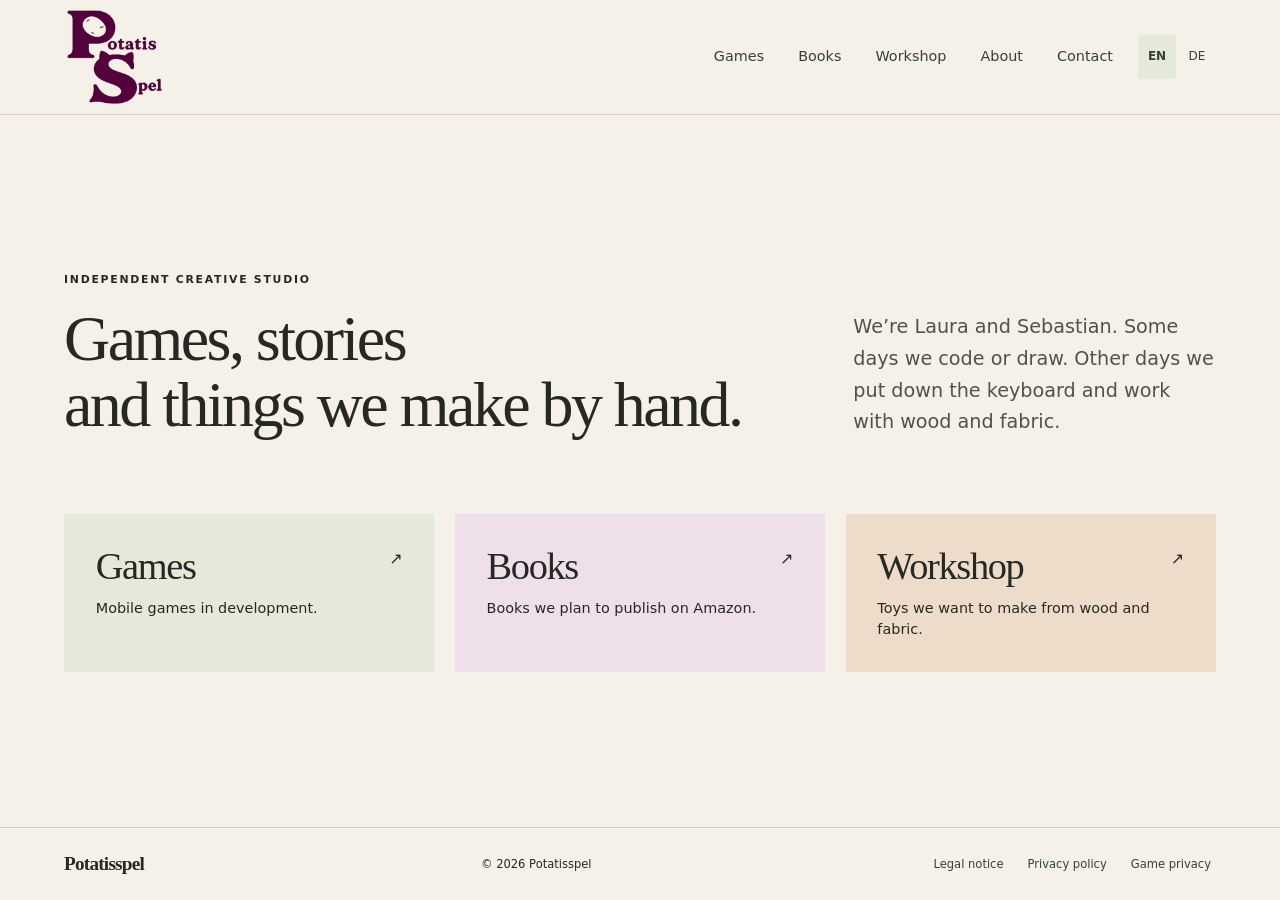
<file: index.html>
<!doctype html>
<html lang="en">
<head><meta charset="utf-8"><meta name="viewport" content="width=device-width,initial-scale=1"><meta name="description" content="Potatisspel is Laura and Sebastian’s creative studio in Austria. We make games, tell stories and work with wood and fabric."><meta name="theme-color" content="#f6f1e8"><title>Potatisspel — Independent creative studio</title><link rel="stylesheet" href="/style.css?v=studio-logo-2"><link rel="stylesheet" href="/studio.css"><style>.skip-link{position:fixed;left:12px;top:12px;width:1px;height:1px;padding:0;overflow:hidden;clip-path:inset(50%);white-space:nowrap}.skip-link:focus-visible{width:auto;height:auto;clip-path:none;padding:8px 12px;z-index:100}</style><script src="/navigation.js?v=locales-1" defer></script><link rel="alternate" hreflang="en" href="/"><link rel="alternate" hreflang="de" href="/de/"><script src="/language.js?v=1" defer></script></head>
<body class="home">
<a class="skip-link" href="#main">Skip to content</a>
<header><a class="brand" href="#home" aria-label="Potatisspel home"><img src="/assets/potatisspel-logo-transparent.webp" width="640" height="615" alt="Potatisspel"></a><nav aria-label="Main navigation"><a href="#games">Games</a> <a href="#books">Books</a> <a href="#workshop">Workshop</a> <a href="#about">About</a> <a href="#contact">Contact</a></nav><nav class="language-switch" aria-label="Language"><a href="/index.html" lang="en" hreflang="en" data-language="en" aria-label="English" aria-current="true">EN</a><a href="/de/" lang="de" hreflang="de" data-language="de" aria-label="Deutsch">DE</a></nav></header>
<main id="main" tabindex="-1">
  <section id="home" data-view="home" class="studio-home" aria-labelledby="hero-title">
    <div class="wrap">
      <div class="studio-intro">
        <div>
          <p class="eyebrow">Independent creative studio</p>
          <h1 id="hero-title">Games, stories<br> and things we make by hand.</h1>
        </div>
        <p class="studio-description">We’re Laura and Sebastian. Some days we code or draw. Other days we put down the keyboard and work with wood and fabric.</p>
      </div>
      <div class="departments">
        <a class="department department--games" href="#games">
          <strong>Games</strong><span>Mobile games in development.</span><span class="department-arrow" aria-hidden="true">↗</span>
        </a>
        <a class="department department--books" href="#books">
          <strong>Books</strong><span>Books we plan to publish on Amazon.</span><span class="department-arrow" aria-hidden="true">↗</span>
        </a>
        <a class="department department--workshop" href="#workshop">
          <strong>Workshop</strong><span>Toys we want to make from wood and fabric.</span><span class="department-arrow" aria-hidden="true">↗</span>
        </a>
      </div>
    </div>
  </section>
  <section id="games" data-view="games" class="studio-section studio-games" aria-labelledby="games-title">
    <div class="wrap">
      <h2 id="games-title">Games</h2>
      <article class="tower-feature" id="towercellar" aria-labelledby="game-title">
        <figure>
          <img src="/assets/towercellar-feature.webp" width="1024" height="500" loading="lazy" alt="Watercolor illustration of a stone tower at dusk with the MyMedievalTower: CellarDefense logo">
          <figcaption>Google Play feature artwork</figcaption>
        </figure>
        <div>
          <p class="studio-status">In development · Android</p>
          <h3 id="game-title">MyMedievalTower:<br><i>CellarDefense</i></h3>
          <p>Defend your tower, collect items and merge your equipment. Discover powerful combinations and try a new strategy with every run.</p>
        </div>
      </article>
      <article class="other-game" aria-labelledby="bugs-title">
        <p class="studio-status">In development · Mobile</p>
        <h3 id="bugs-title">Bugs</h3>
      </article>
    </div>
  </section>
  <section id="books" data-view="books" class="studio-section studio-books" aria-labelledby="books-title">
    <div class="wrap">
      <p class="studio-status">Planned</p>
      <h2 id="books-title">Books</h2>
      <p class="section-intro">We’re making room for writing and illustration at Potatisspel. We plan to publish our books through Amazon.</p>
    </div>
  </section>
  <section id="workshop" data-view="workshop" class="studio-section studio-workshop" aria-labelledby="workshop-title">
    <div class="wrap">
      <p class="studio-status">Planned</p>
      <h2 id="workshop-title">Workshop</h2>
      <p class="section-intro">We want to make children’s toys from wood and fabric. That gives us a place for the kind of work we do with a saw, needle and thread.</p>
    </div>
  </section>
  <section id="about" data-view="about" class="studio-section" aria-labelledby="about-title">
    <div class="wrap">
      <h2 id="about-title">Laura &amp; Sebastian</h2>
      <p class="section-intro">Potatisspel is our independent creative studio in Austria. We give ourselves room to move between programming, drawing, writing and making things with our hands. It lets us follow an idea into whatever form suits it.</p>
    </div>
  </section>
  <section id="contact" data-view="contact" class="studio-section" aria-labelledby="contact-title">
    <div class="wrap">
      <h2 id="contact-title">Write to us</h2>
      <p class="section-intro">For questions about our games, books or workshop projects, send us an email.</p>
      <a class="contact-link" href="mailto:potatisspel@gmail.com">potatisspel@gmail.com <span aria-hidden="true">↗</span></a>
    </div>
  </section>
</main>
<footer><a class="brand" href="#home">Potatisspel</a><span>© 2026 Potatisspel</span><nav aria-label="Legal navigation"><a href="/legal.html">Legal notice</a><a href="/privacy.html">Privacy policy</a><a href="/towercellar-privacy.html">Game privacy</a></nav></footer>
</body></html>
</file>
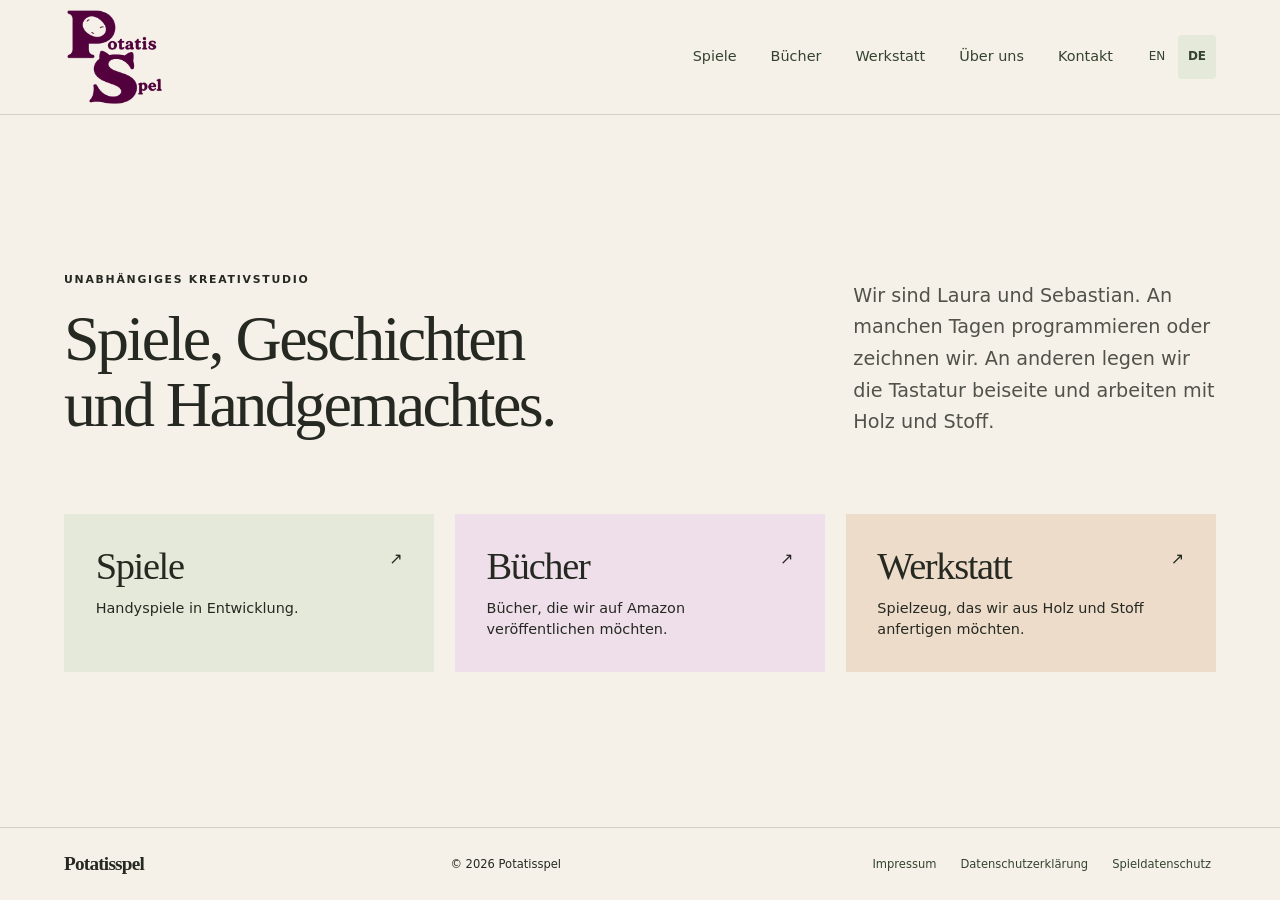
<file: de/index.html>
<!doctype html>
<html lang="de">
<head><meta charset="utf-8"><meta name="viewport" content="width=device-width,initial-scale=1"><meta name="description" content="Potatisspel ist das Kreativstudio von Laura und Sebastian in Österreich. Wir entwickeln Spiele, erzählen Geschichten und arbeiten mit Holz und Stoff."><meta name="theme-color" content="#f6f1e8"><title>Potatisspel — Unabhängiges Kreativstudio</title><link rel="stylesheet" href="/style.css?v=studio-logo-2"><link rel="stylesheet" href="/studio.css"><style>.skip-link{position:fixed;left:12px;top:12px;width:1px;height:1px;padding:0;overflow:hidden;clip-path:inset(50%);white-space:nowrap}.skip-link:focus-visible{width:auto;height:auto;clip-path:none;padding:8px 12px;z-index:100}</style><script src="/navigation.js?v=locales-1" defer></script><link rel="alternate" hreflang="en" href="/"><link rel="alternate" hreflang="de" href="/de/"><script src="/language.js?v=1" defer></script></head>
<body class="home">
<a class="skip-link" href="#main">Zum Inhalt springen</a>
<header><a class="brand" href="#home" aria-label="Potatisspel Startseite"><img src="/assets/potatisspel-logo-transparent.webp" width="640" height="615" alt="Potatisspel"></a><nav aria-label="Hauptnavigation"><a href="#games">Spiele</a> <a href="#books">Bücher</a> <a href="#workshop">Werkstatt</a> <a href="#about">Über uns</a> <a href="#contact">Kontakt</a></nav><nav class="language-switch" aria-label="Sprache"><a href="/index.html" lang="en" hreflang="en" data-language="en" aria-label="English">EN</a><a href="/de/" lang="de" hreflang="de" data-language="de" aria-label="Deutsch" aria-current="true">DE</a></nav></header>
<main id="main" tabindex="-1">
  <section id="home" data-view="home" class="studio-home" aria-labelledby="hero-title">
    <div class="wrap">
      <div class="studio-intro">
        <div>
          <p class="eyebrow">Unabhängiges Kreativstudio</p>
          <h1 id="hero-title">Spiele, Geschichten<br> und Handgemachtes.</h1>
        </div>
        <p class="studio-description">Wir sind Laura und Sebastian. An manchen Tagen programmieren oder zeichnen wir. An anderen legen wir die Tastatur beiseite und arbeiten mit Holz und Stoff.</p>
      </div>
      <div class="departments">
        <a class="department department--games" href="#games">
          <strong>Spiele</strong><span>Handyspiele in Entwicklung.</span><span class="department-arrow" aria-hidden="true">↗</span>
        </a>
        <a class="department department--books" href="#books">
          <strong>Bücher</strong><span>Bücher, die wir auf Amazon veröffentlichen möchten.</span><span class="department-arrow" aria-hidden="true">↗</span>
        </a>
        <a class="department department--workshop" href="#workshop">
          <strong>Werkstatt</strong><span>Spielzeug, das wir aus Holz und Stoff anfertigen möchten.</span><span class="department-arrow" aria-hidden="true">↗</span>
        </a>
      </div>
    </div>
  </section>
  <section id="games" data-view="games" class="studio-section studio-games" aria-labelledby="games-title">
    <div class="wrap">
      <h2 id="games-title">Spiele</h2>
      <article class="tower-feature" id="towercellar" aria-labelledby="game-title">
        <figure>
          <img src="/assets/towercellar-feature.webp" width="1024" height="500" loading="lazy" alt="Aquarell eines Steinturms in der Abenddämmerung mit dem Logo von MyMedievalTower: CellarDefense">
          <figcaption>Titelmotiv für Google Play</figcaption>
        </figure>
        <div>
          <p class="studio-status">In Entwicklung · Android</p>
          <h3 id="game-title">MyMedievalTower:<br><i>CellarDefense</i></h3>
          <p>Verteidige deinen Turm, sammle Gegenstände und verschmelze deine Ausrüstung. Entdecke starke Kombinationen und probiere in jeder Runde eine neue Strategie aus.</p>
        </div>
      </article>
      <article class="other-game" aria-labelledby="bugs-title">
        <p class="studio-status">In Entwicklung · Handyspiel</p>
        <h3 id="bugs-title">Bugs</h3>
      </article>
    </div>
  </section>
  <section id="books" data-view="books" class="studio-section studio-books" aria-labelledby="books-title">
    <div class="wrap">
      <p class="studio-status">In Planung</p>
      <h2 id="books-title">Bücher</h2>
      <p class="section-intro">Bei Potatisspel nehmen wir uns auch Zeit zum Schreiben und Illustrieren. Unsere Bücher möchten wir über Amazon veröffentlichen.</p>
    </div>
  </section>
  <section id="workshop" data-view="workshop" class="studio-section studio-workshop" aria-labelledby="workshop-title">
    <div class="wrap">
      <p class="studio-status">In Planung</p>
      <h2 id="workshop-title">Werkstatt</h2>
      <p class="section-intro">Wir möchten Kinderspielzeug aus Holz und Stoff herstellen. In der Werkstatt ist Platz für die Arbeit mit Säge, Nadel und Faden.</p>
    </div>
  </section>
  <section id="about" data-view="about" class="studio-section" aria-labelledby="about-title">
    <div class="wrap">
      <h2 id="about-title">Laura &amp; Sebastian</h2>
      <p class="section-intro">Potatisspel ist unser unabhängiges Kreativstudio in Österreich. Wir wollen zwischen Programmieren, Zeichnen, Schreiben und Handwerk wechseln können. So kann aus einer Idee das werden, was am besten zu ihr passt.</p>
    </div>
  </section>
  <section id="contact" data-view="contact" class="studio-section" aria-labelledby="contact-title">
    <div class="wrap">
      <h2 id="contact-title">Schreib uns</h2>
      <p class="section-intro">Für Fragen zu unseren Spielen, Büchern oder Werkstattprojekten erreichst du uns per E-Mail.</p>
      <a class="contact-link" href="mailto:potatisspel@gmail.com">potatisspel@gmail.com <span aria-hidden="true">↗</span></a>
    </div>
  </section>
</main>
<footer><a class="brand" href="#home">Potatisspel</a><span>© 2026 Potatisspel</span><nav aria-label="Rechtliche Informationen"><a href="/de/legal.html">Impressum</a><a href="/de/privacy.html">Datenschutzerklärung</a><a href="/de/towercellar-privacy.html">Spieldatenschutz</a></nav></footer>
</body></html>
</file>
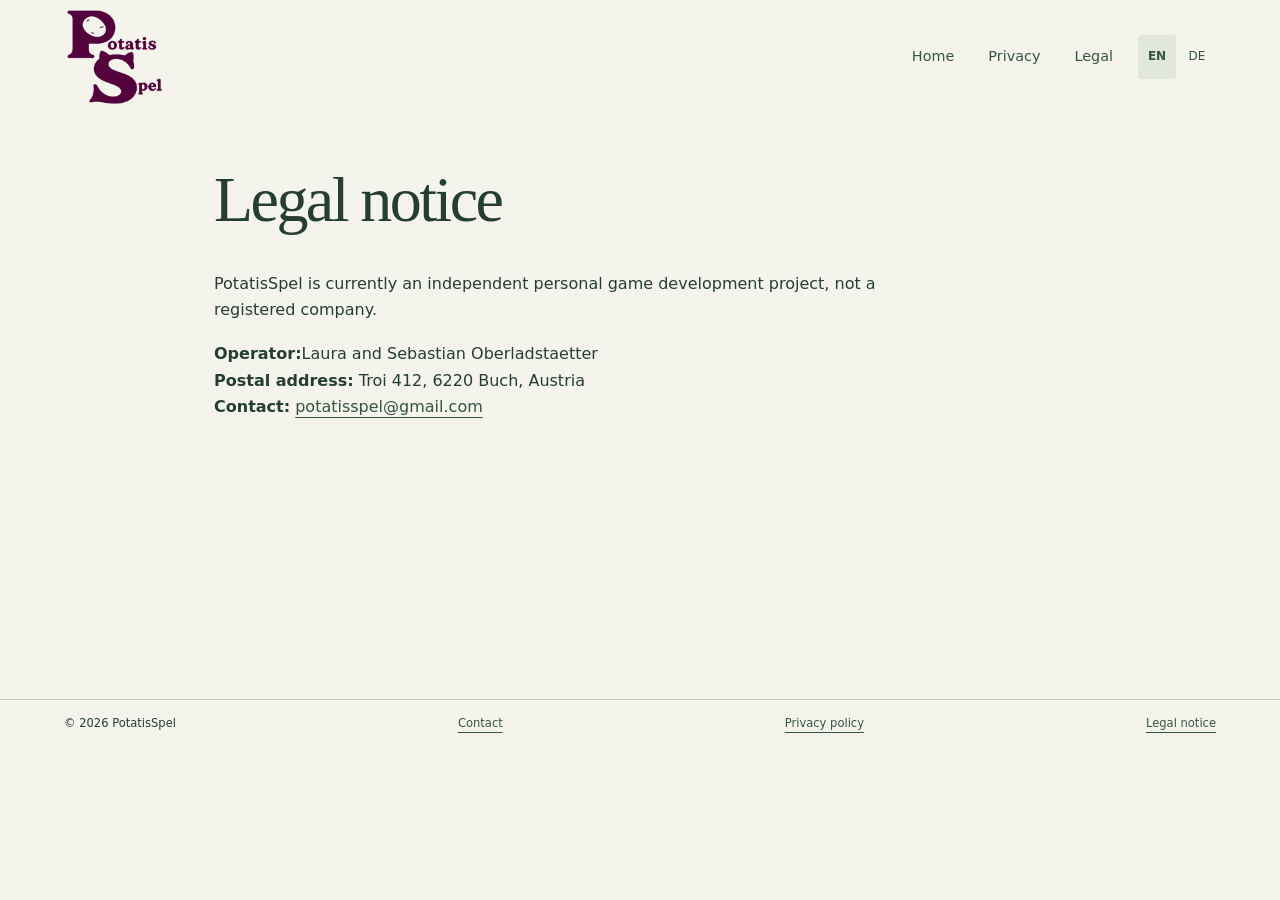
<file: legal.html>
<!doctype html>
<html lang="en">
  <head>
    <meta charset="utf-8">
    <meta name="viewport" content="width=device-width,initial-scale=1">
    <meta name="description" content="PotatisSpel — independent game development and MyMedievalTower: CellarDefense.">
    <title>Legal notice | PotatisSpel</title>
    <link rel="stylesheet" href="/style.css?v=studio-logo-2">
  <link rel="alternate" hreflang="en" href="/legal.html"><link rel="alternate" hreflang="de" href="/de/legal.html"><script src="/language.js?v=1" defer></script></head>
  <body>
    <header>
      <a class="brand" href="/"><img src="/assets/potatisspel-logo-transparent.webp" width="640" height="615" alt="Potatisspel"></a>
      <nav aria-label="Main navigation">
        <a href="/">Home</a>
        <a href="/privacy.html">Privacy</a>
        <a href="/legal.html">Legal</a>
      </nav>
    <nav class="language-switch" aria-label="Language"><a href="/legal.html" lang="en" hreflang="en" data-language="en" aria-label="English" aria-current="true">EN</a><a href="/de/legal.html" lang="de" hreflang="de" data-language="de" aria-label="Deutsch">DE</a></nav></header>
    <main class="legal">
      <h1>Legal notice</h1>
      <p>PotatisSpel is currently an independent personal game development project, not a registered company.</p>
      <p>
      <strong>Operator:</strong>Laura and Sebastian Oberladstaetter<br>
      <strong>Postal address:</strong> Troi 412, 6220 Buch, Austria<br>
      <strong>Contact:</strong>
      <a href="mailto:potatisspel@gmail.com">potatisspel@gmail.com</a>
    </p>
  </main>
  <footer>
    <span>© 2026 PotatisSpel</span>
    <a href="mailto:potatisspel@gmail.com">Contact</a>
    <a href="/privacy.html">Privacy policy</a>
    <a href="/legal.html">Legal notice</a>
  </footer>
</body>
</html>
</file>
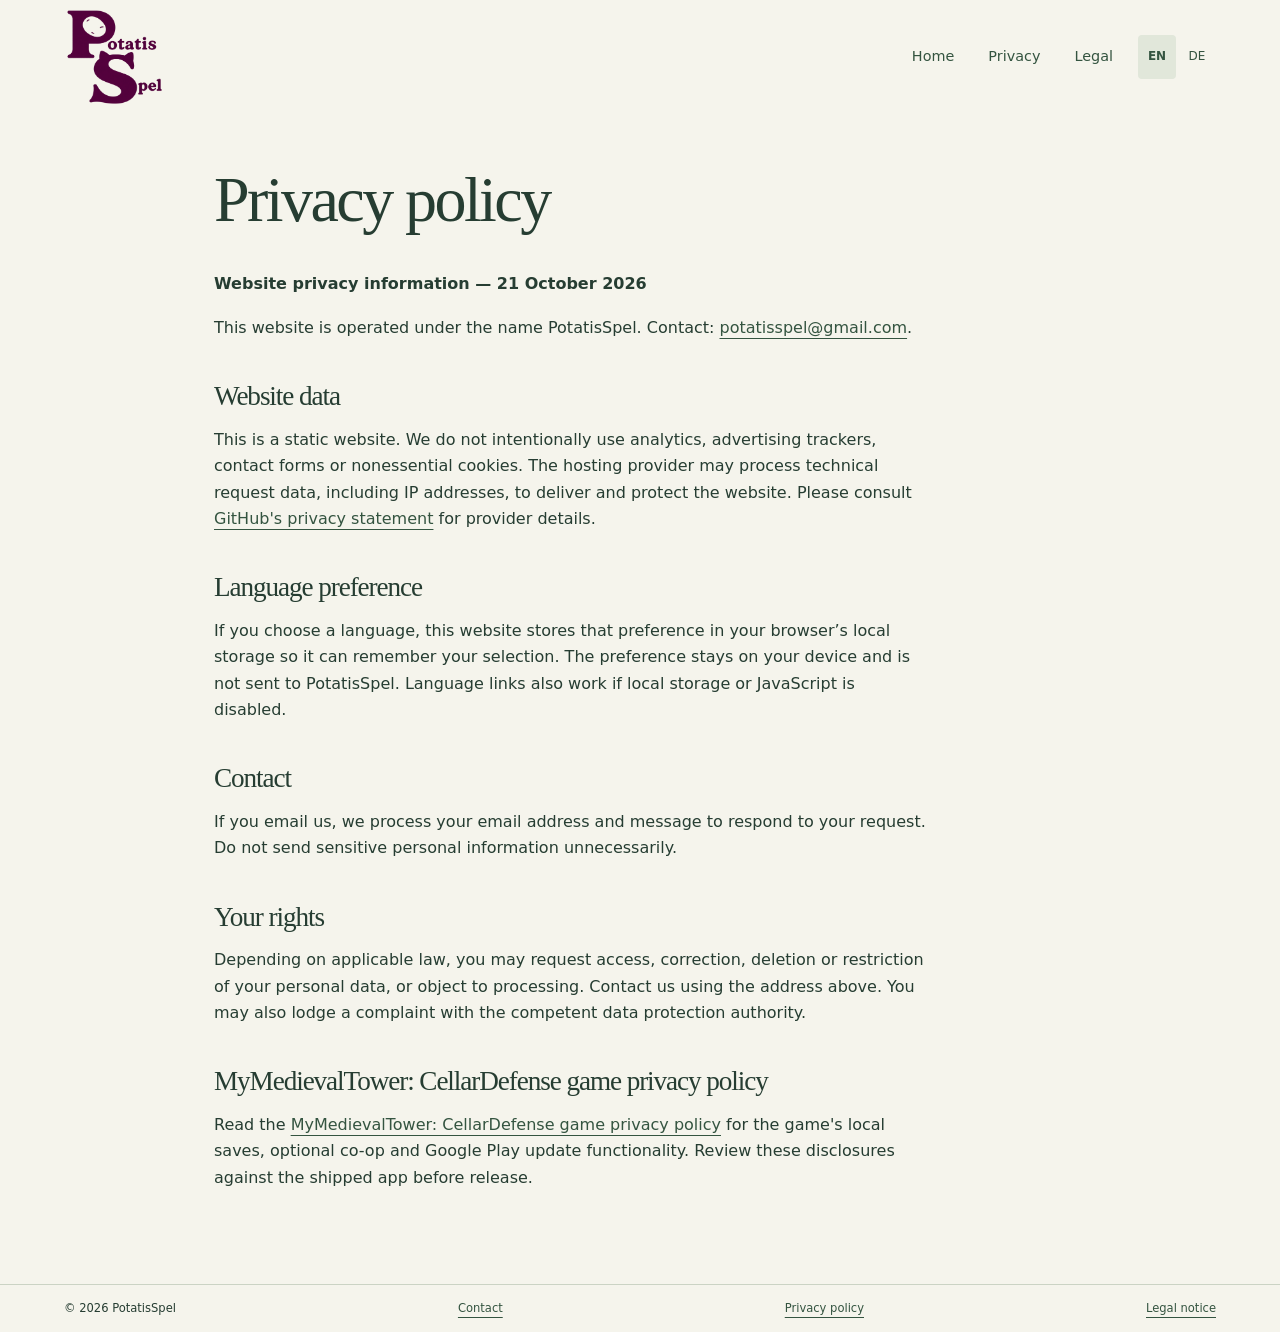
<file: privacy.html>
<!doctype html>
<html lang="en">
  <head>
    <meta charset="utf-8">
    <meta name="viewport" content="width=device-width,initial-scale=1">
    <meta name="description" content="PotatisSpel — independent game development and MyMedievalTower: CellarDefense.">
    <title>Privacy policy | PotatisSpel</title>
    <link rel="stylesheet" href="/style.css?v=studio-logo-2">
  <link rel="alternate" hreflang="en" href="/privacy.html"><link rel="alternate" hreflang="de" href="/de/privacy.html"><script src="/language.js?v=1" defer></script></head>
  <body>
    <header>
      <a class="brand" href="/"><img src="/assets/potatisspel-logo-transparent.webp" width="640" height="615" alt="Potatisspel"></a>
      <nav aria-label="Main navigation">
        <a href="/">Home</a>
        <a href="/privacy.html">Privacy</a>
        <a href="/legal.html">Legal</a>
      </nav>
    <nav class="language-switch" aria-label="Language"><a href="/privacy.html" lang="en" hreflang="en" data-language="en" aria-label="English" aria-current="true">EN</a><a href="/de/privacy.html" lang="de" hreflang="de" data-language="de" aria-label="Deutsch">DE</a></nav></header>
    <main class="legal">
      <h1>Privacy policy</h1>
      <p>
      <strong>Website privacy information — 21 October 2026</strong>
    </p>
    <p>This website is operated under the name PotatisSpel. Contact: <a href="mailto:potatisspel@gmail.com">potatisspel@gmail.com</a>.</p>
    <h2>Website data</h2>
    <p>This is a static website. We do not intentionally use analytics, advertising trackers, contact forms or nonessential cookies. The hosting provider may process technical request data, including IP addresses, to deliver and protect the website. Please consult <a href="https://docs.github.com/en/site-policy/privacy-policies/github-general-privacy-statement">GitHub's privacy statement</a> for provider details.</p>
    <h2>Language preference</h2>
    <p>If you choose a language, this website stores that preference in your browser’s local storage so it can remember your selection. The preference stays on your device and is not sent to PotatisSpel. Language links also work if local storage or JavaScript is disabled.</p>
    <h2>Contact</h2>
    <p>If you email us, we process your email address and message to respond to your request. Do not send sensitive personal information unnecessarily.</p>
    <h2>Your rights</h2>
    <p>Depending on applicable law, you may request access, correction, deletion or restriction of your personal data, or object to processing. Contact us using the address above. You may also lodge a complaint with the competent data protection authority.</p>
    <h2>MyMedievalTower: CellarDefense game privacy policy</h2>
    <p>Read the <a href="/towercellar-privacy.html">MyMedievalTower: CellarDefense game privacy policy</a> for the game's local saves, optional co-op and Google Play update functionality. Review these disclosures against the shipped app before release.</p>
  </main>
  <footer>
    <span>© 2026 PotatisSpel</span>
    <a href="mailto:potatisspel@gmail.com">Contact</a>
    <a href="/privacy.html">Privacy policy</a>
    <a href="/legal.html">Legal notice</a>
  </footer>
</body>
</html>
</file>
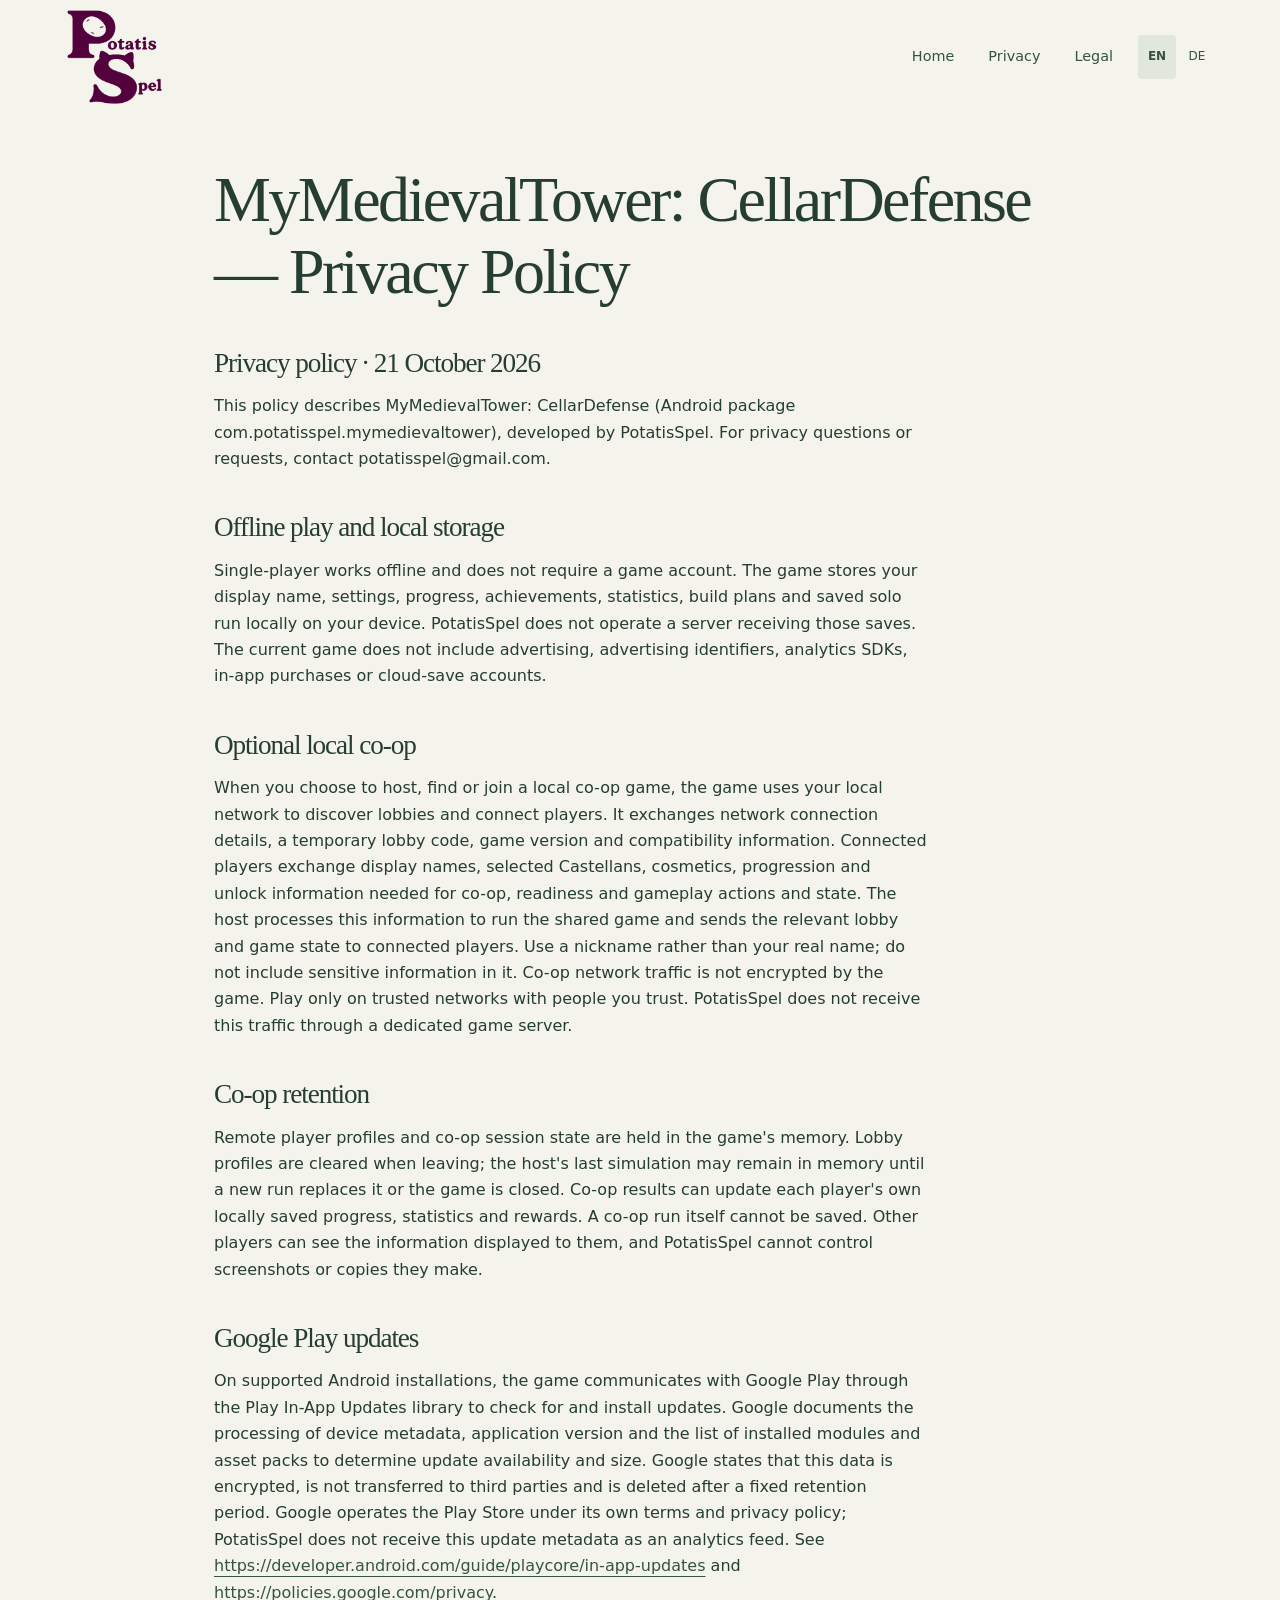
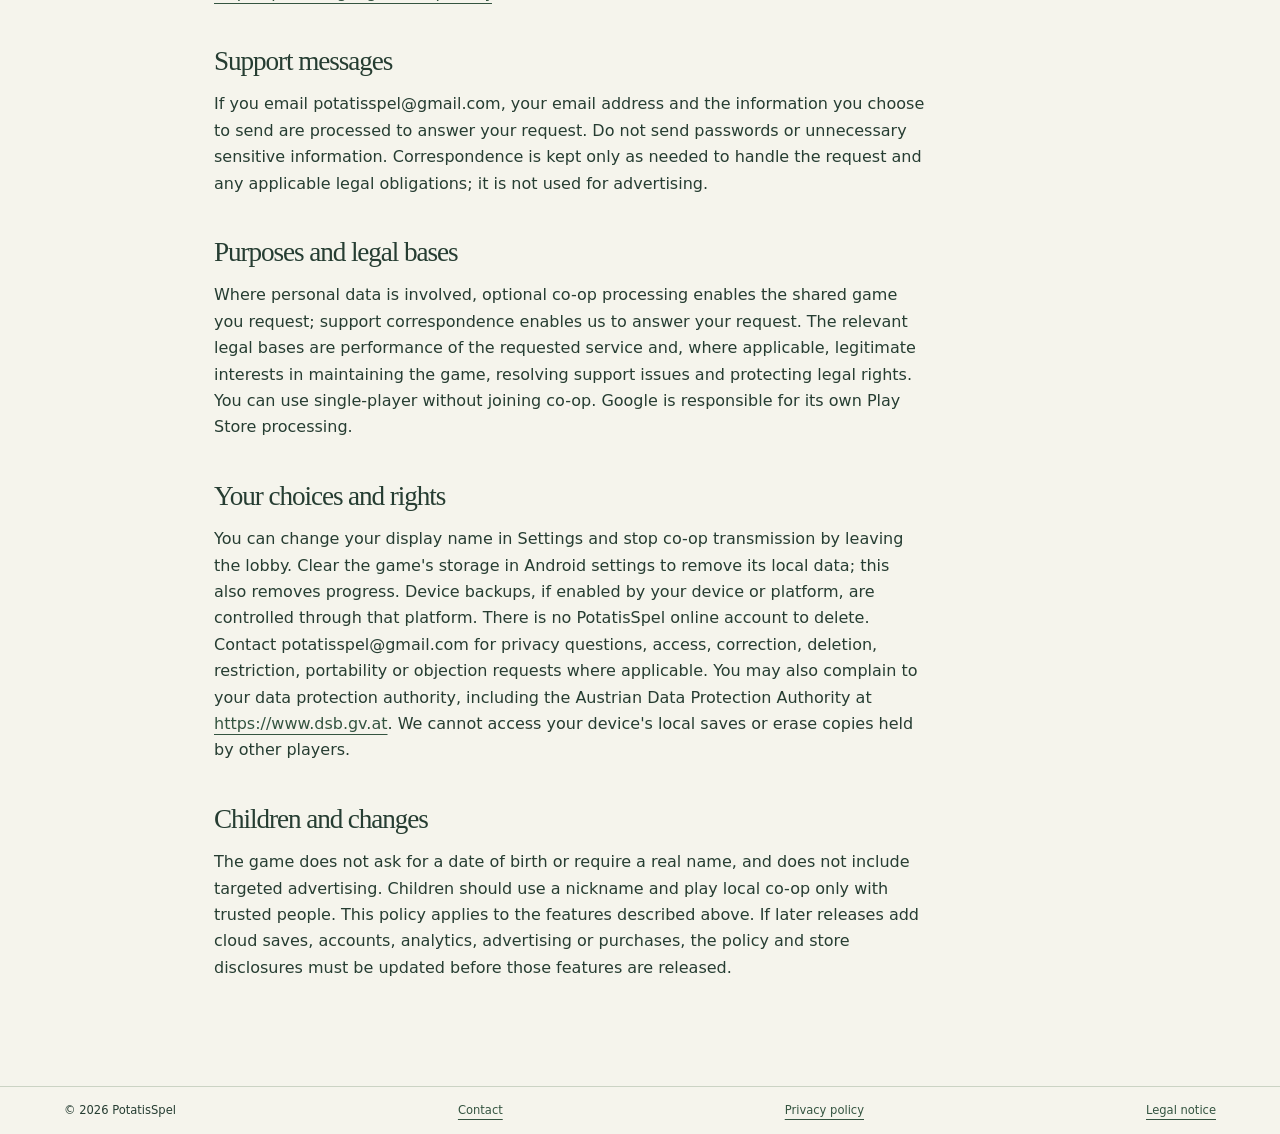
<file: towercellar-privacy.html>
<!doctype html>
<html lang="en">
  <head>
    <meta charset="utf-8">
    <meta name="viewport" content="width=device-width, initial-scale=1">
    <meta name="description" content="MyMedievalTower: CellarDefense game privacy policy | PotatisSpel">
    <title>MyMedievalTower: CellarDefense Privacy Policy | PotatisSpel</title>
    <link rel="stylesheet" href="/style.css?v=studio-logo-2">
  <link rel="alternate" hreflang="en" href="/towercellar-privacy.html"><link rel="alternate" hreflang="de" href="/de/towercellar-privacy.html"><script src="/language.js?v=1" defer></script></head>
  <body>
    <header>
    <a class="brand" href="/"><img src="/assets/potatisspel-logo-transparent.webp" width="640" height="615" alt="Potatisspel"></a>
    <nav aria-label="Main navigation">
      <a href="/">Home</a>
      <a href="/privacy.html">Privacy</a>
      <a href="/legal.html">Legal</a>
    </nav>
    <nav class="language-switch" aria-label="Language"><a href="/towercellar-privacy.html" lang="en" hreflang="en" data-language="en" aria-label="English" aria-current="true">EN</a><a href="/de/towercellar-privacy.html" lang="de" hreflang="de" data-language="de" aria-label="Deutsch">DE</a></nav></header>
    <main class="legal">
      <h1>MyMedievalTower: CellarDefense — Privacy Policy</h1>
    <section>
      <h2>Privacy policy · 21 October 2026</h2>
      <p>This policy describes MyMedievalTower: CellarDefense (Android package com.potatisspel.mymedievaltower), developed by PotatisSpel. For privacy questions or requests, contact potatisspel@gmail.com.</p>
    </section>
    <section>
      <h2>Offline play and local storage</h2>
      <p>Single-player works offline and does not require a game account. The game stores your display name, settings, progress, achievements, statistics, build plans and saved solo run locally on your device. PotatisSpel does not operate a server receiving those saves. The current game does not include advertising, advertising identifiers, analytics SDKs, in-app purchases or cloud-save accounts.</p>
    </section>
    <section>
      <h2>Optional local co-op</h2>
      <p>When you choose to host, find or join a local co-op game, the game uses your local network to discover lobbies and connect players. It exchanges network connection details, a temporary lobby code, game version and compatibility information. Connected players exchange display names, selected Castellans, cosmetics, progression and unlock information needed for co-op, readiness and gameplay actions and state. The host processes this information to run the shared game and sends the relevant lobby and game state to connected players. Use a nickname rather than your real name; do not include sensitive information in it. Co-op network traffic is not encrypted by the game. Play only on trusted networks with people you trust. PotatisSpel does not receive this traffic through a dedicated game server.</p>
    </section>
    <section>
      <h2>Co-op retention</h2>
      <p>Remote player profiles and co-op session state are held in the game's memory. Lobby profiles are cleared when leaving; the host's last simulation may remain in memory until a new run replaces it or the game is closed. Co-op results can update each player's own locally saved progress, statistics and rewards. A co-op run itself cannot be saved. Other players can see the information displayed to them, and PotatisSpel cannot control screenshots or copies they make.</p>
    </section>
    <section>
      <h2>Google Play updates</h2>
      <p>On supported Android installations, the game communicates with Google Play through the Play In-App Updates library to check for and install updates. Google documents the processing of device metadata, application version and the list of installed modules and asset packs to determine update availability and size. Google states that this data is encrypted, is not transferred to third parties and is deleted after a fixed retention period. Google operates the Play Store under its own terms and privacy policy; PotatisSpel does not receive this update metadata as an analytics feed. See <a href="https://developer.android.com/guide/playcore/in-app-updates">https://developer.android.com/guide/playcore/in-app-updates</a> and <a href="https://policies.google.com/privacy">https://policies.google.com/privacy</a>.</p>
    </section>
    <section>
      <h2>Support messages</h2>
      <p>If you email potatisspel@gmail.com, your email address and the information you choose to send are processed to answer your request. Do not send passwords or unnecessary sensitive information. Correspondence is kept only as needed to handle the request and any applicable legal obligations; it is not used for advertising.</p>
    </section>
    <section>
      <h2>Purposes and legal bases</h2>
      <p>Where personal data is involved, optional co-op processing enables the shared game you request; support correspondence enables us to answer your request. The relevant legal bases are performance of the requested service and, where applicable, legitimate interests in maintaining the game, resolving support issues and protecting legal rights. You can use single-player without joining co-op. Google is responsible for its own Play Store processing.</p>
    </section>
    <section>
      <h2>Your choices and rights</h2>
      <p>You can change your display name in Settings and stop co-op transmission by leaving the lobby. Clear the game's storage in Android settings to remove its local data; this also removes progress. Device backups, if enabled by your device or platform, are controlled through that platform. There is no PotatisSpel online account to delete. Contact potatisspel@gmail.com for privacy questions, access, correction, deletion, restriction, portability or objection requests where applicable. You may also complain to your data protection authority, including the Austrian Data Protection Authority at <a href="https://www.dsb.gv.at">https://www.dsb.gv.at</a>. We cannot access your device's local saves or erase copies held by other players.</p>
    </section>
    <section>
      <h2>Children and changes</h2>
      <p>The game does not ask for a date of birth or require a real name, and does not include targeted advertising. Children should use a nickname and play local co-op only with trusted people. This policy applies to the features described above. If later releases add cloud saves, accounts, analytics, advertising or purchases, the policy and store disclosures must be updated before those features are released.</p>
    </section>
    </main>
    <footer>
      <span>© 2026 PotatisSpel</span>
      <a href="mailto:potatisspel@gmail.com">Contact</a>
      <a href="/privacy.html">Privacy policy</a>
      <a href="/legal.html">Legal notice</a>
    </footer>
  </body>
</html>
</file>
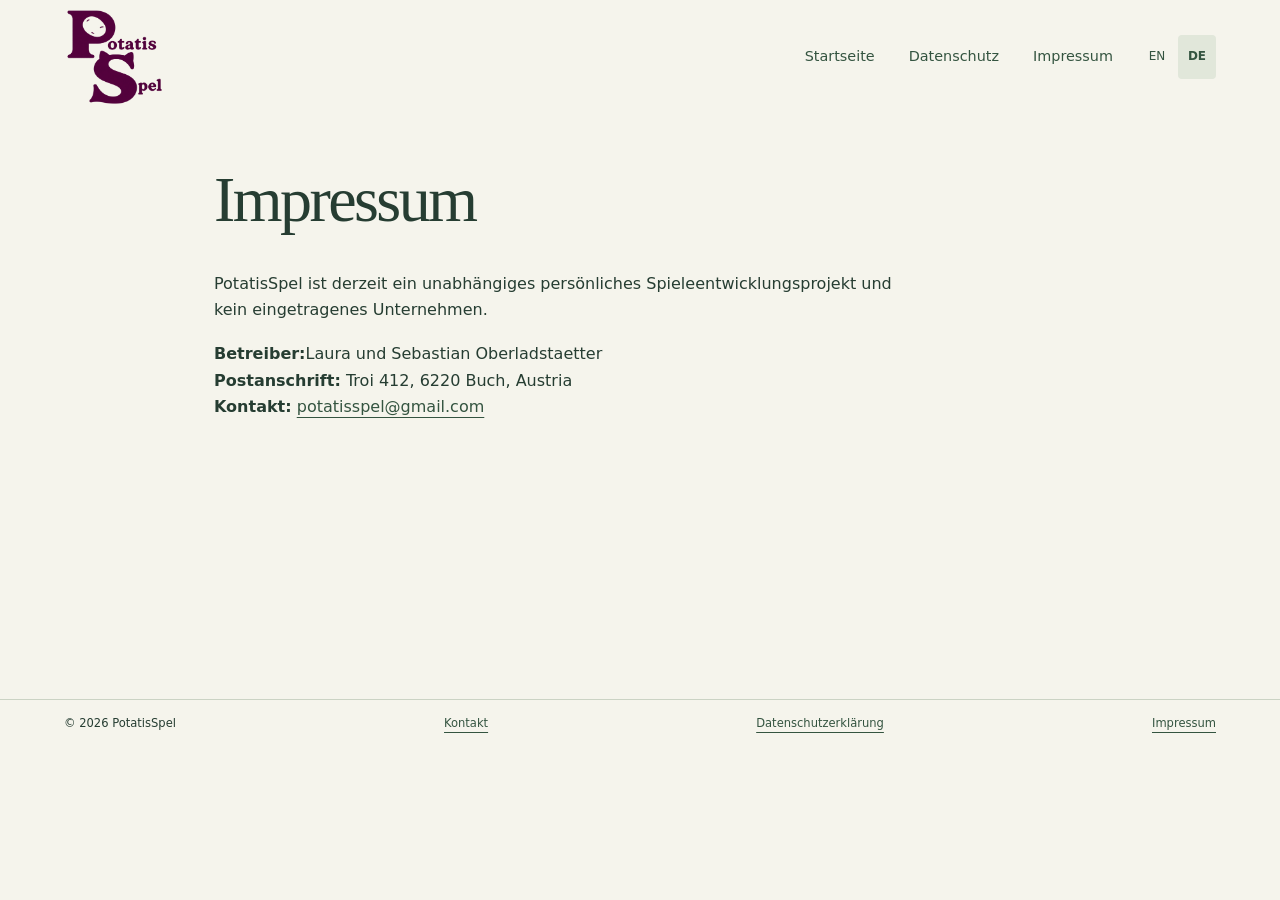
<file: de/legal.html>
<!doctype html>
<html lang="de">
  <head>
    <meta charset="utf-8">
    <meta name="viewport" content="width=device-width,initial-scale=1">
    <meta name="description" content="PotatisSpel — unabhängige Spieleentwicklung und MyMedievalTower: CellarDefense.">
    <title>Impressum | PotatisSpel</title>
    <link rel="stylesheet" href="/style.css?v=studio-logo-2">
  <link rel="alternate" hreflang="en" href="/legal.html"><link rel="alternate" hreflang="de" href="/de/legal.html"><script src="/language.js?v=1" defer></script></head>
  <body>
    <header>
      <a class="brand" href="/de/"><img src="/assets/potatisspel-logo-transparent.webp" width="640" height="615" alt="Potatisspel"></a>
      <nav aria-label="Hauptnavigation">
        <a href="/de/">Startseite</a>
        <a href="/de/privacy.html">Datenschutz</a>
        <a href="/de/legal.html">Impressum</a>
      </nav>
    <nav class="language-switch" aria-label="Sprache"><a href="/legal.html" lang="en" hreflang="en" data-language="en" aria-label="English">EN</a><a href="/de/legal.html" lang="de" hreflang="de" data-language="de" aria-label="Deutsch" aria-current="true">DE</a></nav></header>
    <main class="legal">
      <h1>Impressum</h1>
      <p>PotatisSpel ist derzeit ein unabhängiges persönliches Spieleentwicklungsprojekt und kein eingetragenes Unternehmen.</p>
      <p>
      <strong>Betreiber:</strong>Laura und Sebastian Oberladstaetter<br>
      <strong>Postanschrift:</strong> Troi 412, 6220 Buch, Austria<br>
      <strong>Kontakt:</strong>
      <a href="mailto:potatisspel@gmail.com">potatisspel@gmail.com</a>
    </p>
  </main>
  <footer>
    <span>© 2026 PotatisSpel</span>
    <a href="mailto:potatisspel@gmail.com">Kontakt</a>
    <a href="/de/privacy.html">Datenschutzerklärung</a>
    <a href="/de/legal.html">Impressum</a>
  </footer>
</body>
</html>
</file>
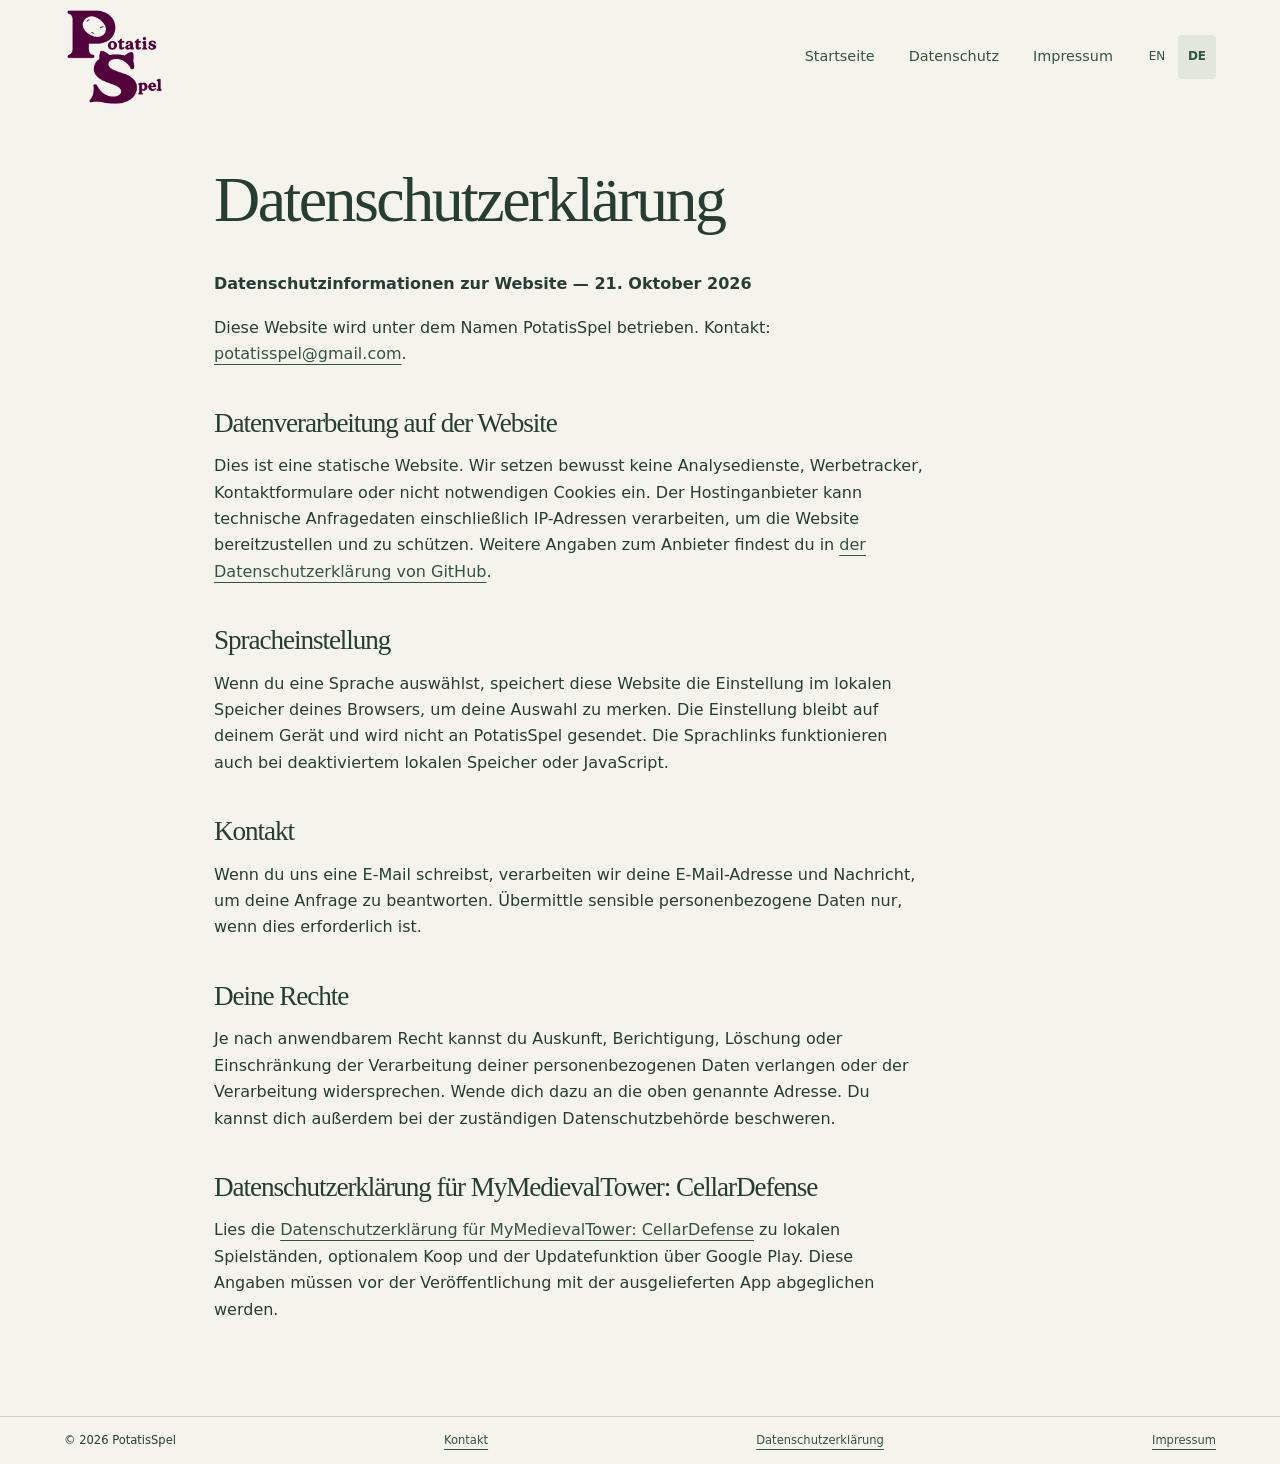
<file: de/privacy.html>
<!doctype html>
<html lang="de">
  <head>
    <meta charset="utf-8">
    <meta name="viewport" content="width=device-width,initial-scale=1">
    <meta name="description" content="PotatisSpel — unabhängige Spieleentwicklung und MyMedievalTower: CellarDefense.">
    <title>Datenschutzerklärung | PotatisSpel</title>
    <link rel="stylesheet" href="/style.css?v=studio-logo-2">
  <link rel="alternate" hreflang="en" href="/privacy.html"><link rel="alternate" hreflang="de" href="/de/privacy.html"><script src="/language.js?v=1" defer></script></head>
  <body>
    <header>
      <a class="brand" href="/de/"><img src="/assets/potatisspel-logo-transparent.webp" width="640" height="615" alt="Potatisspel"></a>
      <nav aria-label="Hauptnavigation">
        <a href="/de/">Startseite</a>
        <a href="/de/privacy.html">Datenschutz</a>
        <a href="/de/legal.html">Impressum</a>
      </nav>
    <nav class="language-switch" aria-label="Sprache"><a href="/privacy.html" lang="en" hreflang="en" data-language="en" aria-label="English">EN</a><a href="/de/privacy.html" lang="de" hreflang="de" data-language="de" aria-label="Deutsch" aria-current="true">DE</a></nav></header>
    <main class="legal">
      <h1>Datenschutzerklärung</h1>
      <p>
      <strong>Datenschutzinformationen zur Website — 21. Oktober 2026</strong>
    </p>
    <p>Diese Website wird unter dem Namen PotatisSpel betrieben. Kontakt: <a href="mailto:potatisspel@gmail.com">potatisspel@gmail.com</a>.</p>
    <h2>Datenverarbeitung auf der Website</h2>
    <p>Dies ist eine statische Website. Wir setzen bewusst keine Analysedienste, Werbetracker, Kontaktformulare oder nicht notwendigen Cookies ein. Der Hostinganbieter kann technische Anfragedaten einschließlich IP-Adressen verarbeiten, um die Website bereitzustellen und zu schützen. Weitere Angaben zum Anbieter findest du in <a href="https://docs.github.com/en/site-policy/privacy-policies/github-general-privacy-statement">der Datenschutzerklärung von GitHub</a>.</p>
    <h2>Spracheinstellung</h2>
    <p>Wenn du eine Sprache auswählst, speichert diese Website die Einstellung im lokalen Speicher deines Browsers, um deine Auswahl zu merken. Die Einstellung bleibt auf deinem Gerät und wird nicht an PotatisSpel gesendet. Die Sprachlinks funktionieren auch bei deaktiviertem lokalen Speicher oder JavaScript.</p>
    <h2>Kontakt</h2>
    <p>Wenn du uns eine E-Mail schreibst, verarbeiten wir deine E-Mail-Adresse und Nachricht, um deine Anfrage zu beantworten. Übermittle sensible personenbezogene Daten nur, wenn dies erforderlich ist.</p>
    <h2>Deine Rechte</h2>
    <p>Je nach anwendbarem Recht kannst du Auskunft, Berichtigung, Löschung oder Einschränkung der Verarbeitung deiner personenbezogenen Daten verlangen oder der Verarbeitung widersprechen. Wende dich dazu an die oben genannte Adresse. Du kannst dich außerdem bei der zuständigen Datenschutzbehörde beschweren.</p>
    <h2>Datenschutzerklärung für MyMedievalTower: CellarDefense</h2>
    <p>Lies die <a href="/de/towercellar-privacy.html">Datenschutzerklärung für MyMedievalTower: CellarDefense</a> zu lokalen Spielständen, optionalem Koop und der Updatefunktion über Google Play. Diese Angaben müssen vor der Veröffentlichung mit der ausgelieferten App abgeglichen werden.</p>
  </main>
  <footer>
    <span>© 2026 PotatisSpel</span>
    <a href="mailto:potatisspel@gmail.com">Kontakt</a>
    <a href="/de/privacy.html">Datenschutzerklärung</a>
    <a href="/de/legal.html">Impressum</a>
  </footer>
</body>
</html>
</file>
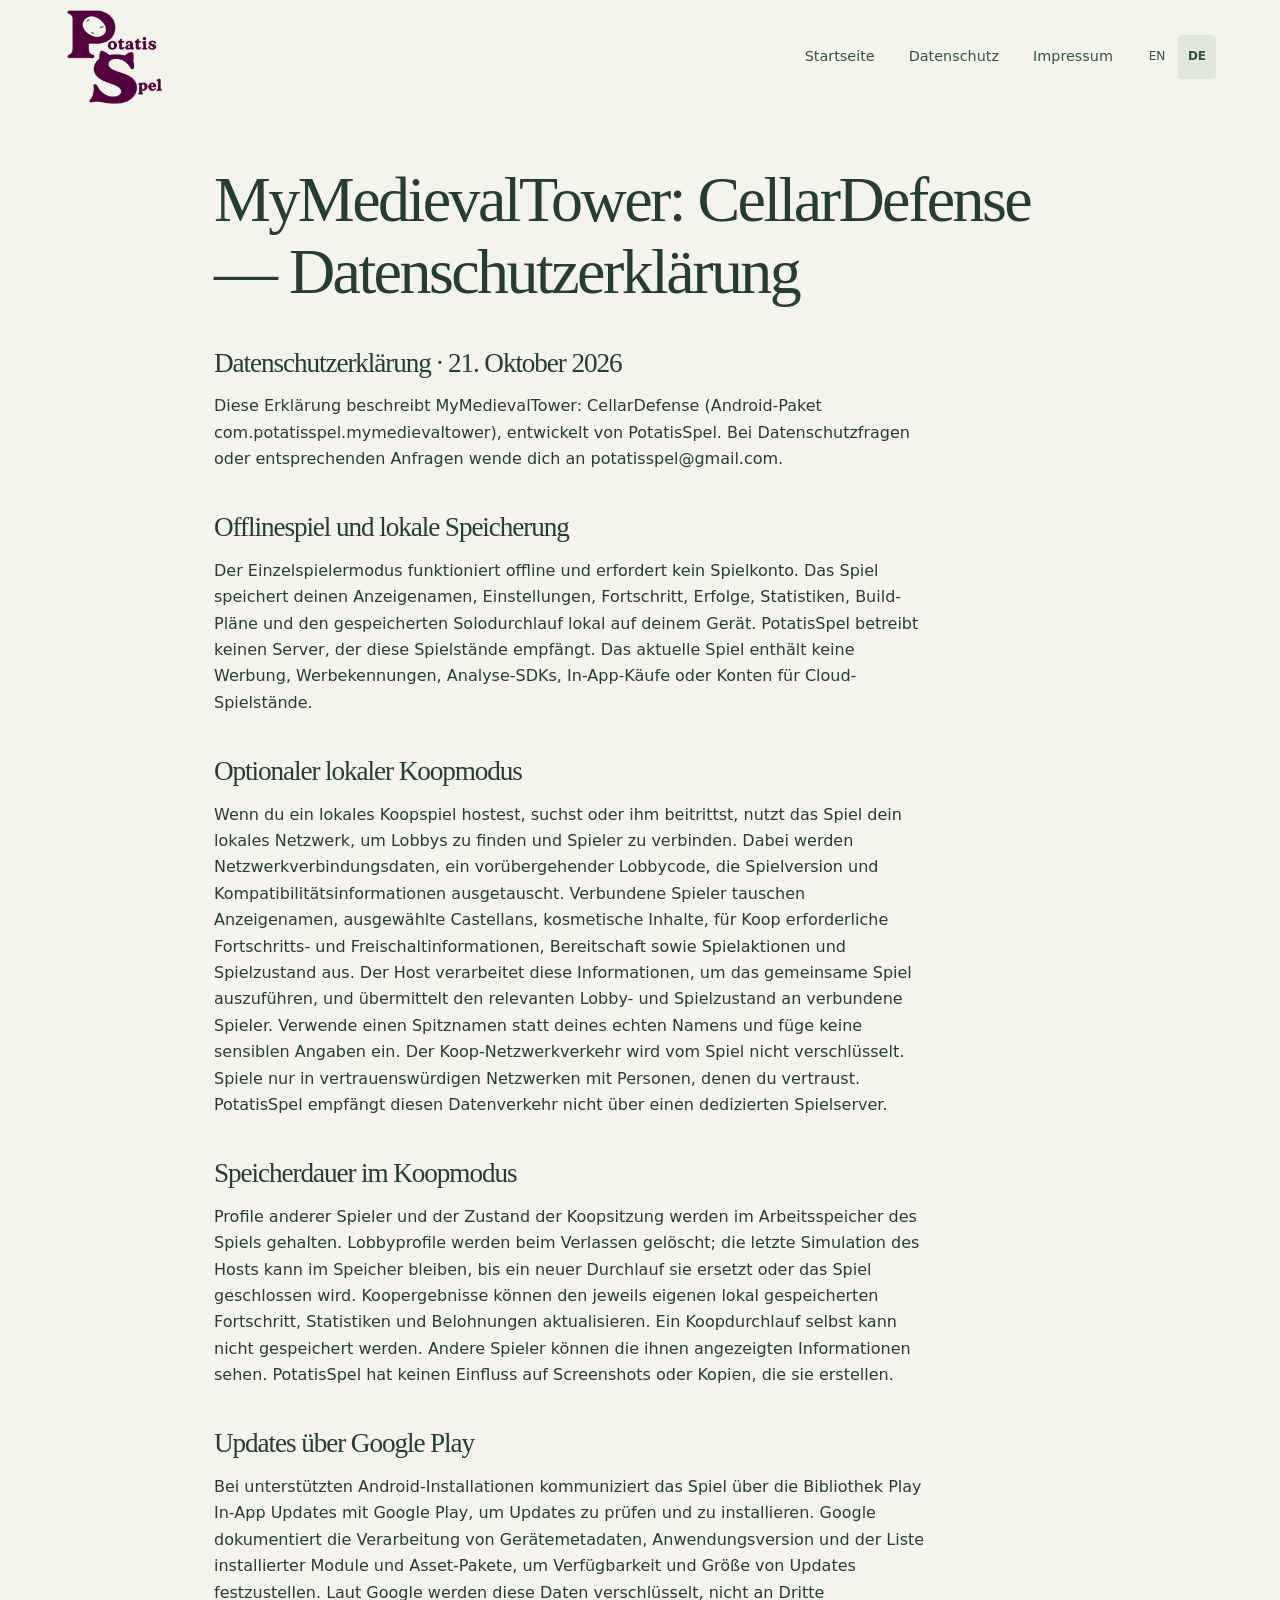
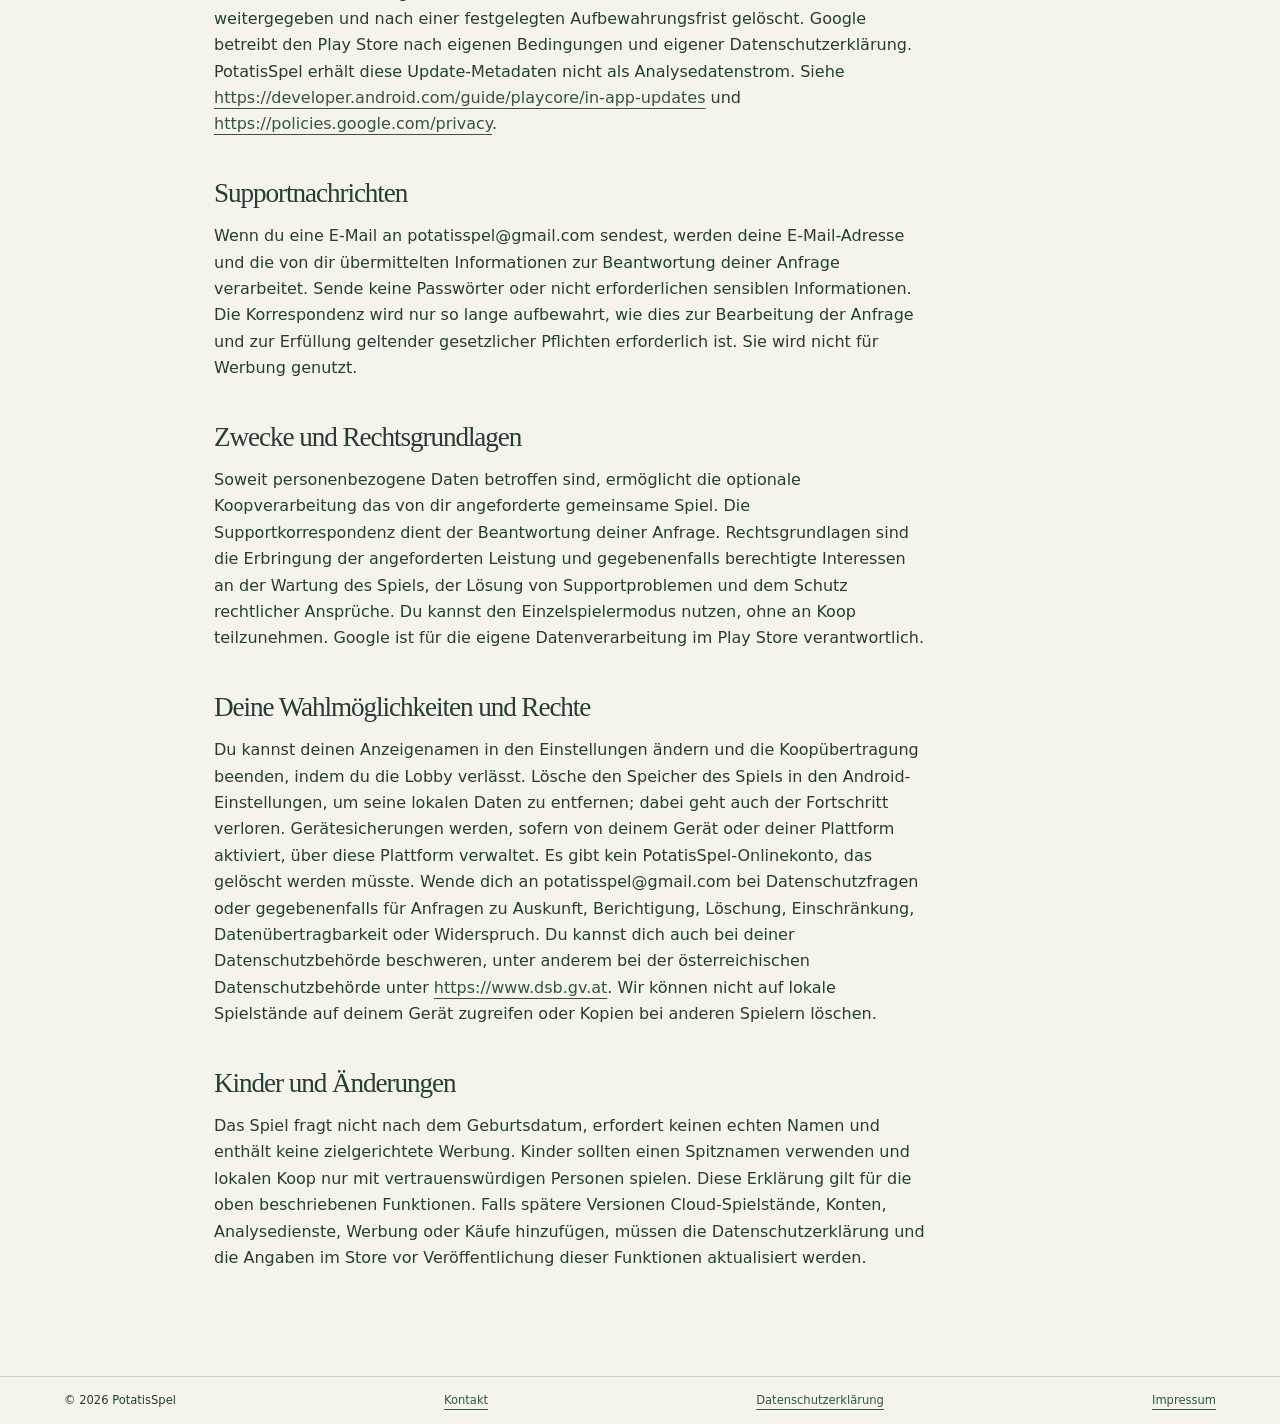
<file: de/towercellar-privacy.html>
<!doctype html>
<html lang="de">
  <head>
    <meta charset="utf-8">
    <meta name="viewport" content="width=device-width, initial-scale=1">
    <meta name="description" content="Datenschutzerklärung für MyMedievalTower: CellarDefense | PotatisSpel">
    <title>MyMedievalTower: CellarDefense – Datenschutz | PotatisSpel</title>
    <link rel="stylesheet" href="/style.css?v=studio-logo-2">
  <link rel="alternate" hreflang="en" href="/towercellar-privacy.html"><link rel="alternate" hreflang="de" href="/de/towercellar-privacy.html"><script src="/language.js?v=1" defer></script></head>
  <body>
    <header>
    <a class="brand" href="/de/"><img src="/assets/potatisspel-logo-transparent.webp" width="640" height="615" alt="Potatisspel"></a>
    <nav aria-label="Hauptnavigation">
      <a href="/de/">Startseite</a>
      <a href="/de/privacy.html">Datenschutz</a>
      <a href="/de/legal.html">Impressum</a>
    </nav>
    <nav class="language-switch" aria-label="Sprache"><a href="/towercellar-privacy.html" lang="en" hreflang="en" data-language="en" aria-label="English">EN</a><a href="/de/towercellar-privacy.html" lang="de" hreflang="de" data-language="de" aria-label="Deutsch" aria-current="true">DE</a></nav></header>
    <main class="legal">
      <h1>MyMedievalTower: CellarDefense — Datenschutzerklärung</h1>
    <section>
      <h2>Datenschutzerklärung · 21. Oktober 2026</h2>
      <p>Diese Erklärung beschreibt MyMedievalTower: CellarDefense (Android-Paket com.potatisspel.mymedievaltower), entwickelt von PotatisSpel. Bei Datenschutzfragen oder entsprechenden Anfragen wende dich an potatisspel@gmail.com.</p>
    </section>
    <section>
      <h2>Offlinespiel und lokale Speicherung</h2>
      <p>Der Einzelspielermodus funktioniert offline und erfordert kein Spielkonto. Das Spiel speichert deinen Anzeigenamen, Einstellungen, Fortschritt, Erfolge, Statistiken, Build-Pläne und den gespeicherten Solodurchlauf lokal auf deinem Gerät. PotatisSpel betreibt keinen Server, der diese Spielstände empfängt. Das aktuelle Spiel enthält keine Werbung, Werbekennungen, Analyse-SDKs, In-App-Käufe oder Konten für Cloud-Spielstände.</p>
    </section>
    <section>
      <h2>Optionaler lokaler Koopmodus</h2>
      <p>Wenn du ein lokales Koopspiel hostest, suchst oder ihm beitrittst, nutzt das Spiel dein lokales Netzwerk, um Lobbys zu finden und Spieler zu verbinden. Dabei werden Netzwerkverbindungsdaten, ein vorübergehender Lobbycode, die Spielversion und Kompatibilitätsinformationen ausgetauscht. Verbundene Spieler tauschen Anzeigenamen, ausgewählte Castellans, kosmetische Inhalte, für Koop erforderliche Fortschritts- und Freischaltinformationen, Bereitschaft sowie Spielaktionen und Spielzustand aus. Der Host verarbeitet diese Informationen, um das gemeinsame Spiel auszuführen, und übermittelt den relevanten Lobby- und Spielzustand an verbundene Spieler. Verwende einen Spitznamen statt deines echten Namens und füge keine sensiblen Angaben ein. Der Koop-Netzwerkverkehr wird vom Spiel nicht verschlüsselt. Spiele nur in vertrauenswürdigen Netzwerken mit Personen, denen du vertraust. PotatisSpel empfängt diesen Datenverkehr nicht über einen dedizierten Spielserver.</p>
    </section>
    <section>
      <h2>Speicherdauer im Koopmodus</h2>
      <p>Profile anderer Spieler und der Zustand der Koopsitzung werden im Arbeitsspeicher des Spiels gehalten. Lobbyprofile werden beim Verlassen gelöscht; die letzte Simulation des Hosts kann im Speicher bleiben, bis ein neuer Durchlauf sie ersetzt oder das Spiel geschlossen wird. Koopergebnisse können den jeweils eigenen lokal gespeicherten Fortschritt, Statistiken und Belohnungen aktualisieren. Ein Koopdurchlauf selbst kann nicht gespeichert werden. Andere Spieler können die ihnen angezeigten Informationen sehen. PotatisSpel hat keinen Einfluss auf Screenshots oder Kopien, die sie erstellen.</p>
    </section>
    <section>
      <h2>Updates über Google Play</h2>
      <p>Bei unterstützten Android-Installationen kommuniziert das Spiel über die Bibliothek Play In-App Updates mit Google Play, um Updates zu prüfen und zu installieren. Google dokumentiert die Verarbeitung von Gerätemetadaten, Anwendungsversion und der Liste installierter Module und Asset-Pakete, um Verfügbarkeit und Größe von Updates festzustellen. Laut Google werden diese Daten verschlüsselt, nicht an Dritte weitergegeben und nach einer festgelegten Aufbewahrungsfrist gelöscht. Google betreibt den Play Store nach eigenen Bedingungen und eigener Datenschutzerklärung. PotatisSpel erhält diese Update-Metadaten nicht als Analysedatenstrom. Siehe <a href="https://developer.android.com/guide/playcore/in-app-updates">https://developer.android.com/guide/playcore/in-app-updates</a> und <a href="https://policies.google.com/privacy">https://policies.google.com/privacy</a>.</p>
    </section>
    <section>
      <h2>Supportnachrichten</h2>
      <p>Wenn du eine E-Mail an potatisspel@gmail.com sendest, werden deine E-Mail-Adresse und die von dir übermittelten Informationen zur Beantwortung deiner Anfrage verarbeitet. Sende keine Passwörter oder nicht erforderlichen sensiblen Informationen. Die Korrespondenz wird nur so lange aufbewahrt, wie dies zur Bearbeitung der Anfrage und zur Erfüllung geltender gesetzlicher Pflichten erforderlich ist. Sie wird nicht für Werbung genutzt.</p>
    </section>
    <section>
      <h2>Zwecke und Rechtsgrundlagen</h2>
      <p>Soweit personenbezogene Daten betroffen sind, ermöglicht die optionale Koopverarbeitung das von dir angeforderte gemeinsame Spiel. Die Supportkorrespondenz dient der Beantwortung deiner Anfrage. Rechtsgrundlagen sind die Erbringung der angeforderten Leistung und gegebenenfalls berechtigte Interessen an der Wartung des Spiels, der Lösung von Supportproblemen und dem Schutz rechtlicher Ansprüche. Du kannst den Einzelspielermodus nutzen, ohne an Koop teilzunehmen. Google ist für die eigene Datenverarbeitung im Play Store verantwortlich.</p>
    </section>
    <section>
      <h2>Deine Wahlmöglichkeiten und Rechte</h2>
      <p>Du kannst deinen Anzeigenamen in den Einstellungen ändern und die Koopübertragung beenden, indem du die Lobby verlässt. Lösche den Speicher des Spiels in den Android-Einstellungen, um seine lokalen Daten zu entfernen; dabei geht auch der Fortschritt verloren. Gerätesicherungen werden, sofern von deinem Gerät oder deiner Plattform aktiviert, über diese Plattform verwaltet. Es gibt kein PotatisSpel-Onlinekonto, das gelöscht werden müsste. Wende dich an potatisspel@gmail.com bei Datenschutzfragen oder gegebenenfalls für Anfragen zu Auskunft, Berichtigung, Löschung, Einschränkung, Datenübertragbarkeit oder Widerspruch. Du kannst dich auch bei deiner Datenschutzbehörde beschweren, unter anderem bei der österreichischen Datenschutzbehörde unter <a href="https://www.dsb.gv.at">https://www.dsb.gv.at</a>. Wir können nicht auf lokale Spielstände auf deinem Gerät zugreifen oder Kopien bei anderen Spielern löschen.</p>
    </section>
    <section>
      <h2>Kinder und Änderungen</h2>
      <p>Das Spiel fragt nicht nach dem Geburtsdatum, erfordert keinen echten Namen und enthält keine zielgerichtete Werbung. Kinder sollten einen Spitznamen verwenden und lokalen Koop nur mit vertrauenswürdigen Personen spielen. Diese Erklärung gilt für die oben beschriebenen Funktionen. Falls spätere Versionen Cloud-Spielstände, Konten, Analysedienste, Werbung oder Käufe hinzufügen, müssen die Datenschutzerklärung und die Angaben im Store vor Veröffentlichung dieser Funktionen aktualisiert werden.</p>
    </section>
    </main>
    <footer>
      <span>© 2026 PotatisSpel</span>
      <a href="mailto:potatisspel@gmail.com">Kontakt</a>
      <a href="/de/privacy.html">Datenschutzerklärung</a>
      <a href="/de/legal.html">Impressum</a>
    </footer>
  </body>
</html>
</file>
<file: style.css>
:root {
  color-scheme: light;
  --paper: #f5f4ec;
  --ink: #263d32;
  --muted: #536459;
  --forest: #345440;
  --sage: #e1e7da;
  --line: #cbd3c4;
  --heading: Georgia, 'Times New Roman', serif;
}
* { box-sizing: border-box; }
[hidden] { display: none !important; }
html { scroll-padding-top: 20px; }
body { margin: 0; background: var(--paper); color: var(--ink); font: 16px/1.65 system-ui, -apple-system, 'Segoe UI', sans-serif; }
img { max-width: 100%; display: block; height: auto; }
a { color: var(--forest); text-underline-offset: 5px; }
a:hover { text-decoration-thickness: 2px; }
a:focus-visible { outline: 3px solid var(--forest); outline-offset: 4px; border-radius: 2px; }
h1, h2, h3 { font-family: var(--heading); font-weight: 400; line-height: 1.12; letter-spacing: -.04em; margin: 0; }
h1 { font-size: clamp(3.6rem, 6.5vw, 6rem); }
h2 { font-size: clamp(2.2rem, 3.6vw, 3.4rem); }
h3 { font-size: clamp(2rem, 3vw, 3rem); }
p { margin: 0 0 1.1em; }
figure { margin: 0; min-width: 0; }
figcaption { font-size: .75rem; color: var(--muted); }
header, footer, .wrap { width: min(1320px, 100%); margin-inline: auto; padding-inline: clamp(22px, 5vw, 72px); }
header { min-height: 76px; display: flex; align-items: center; justify-content: space-between; gap: 20px; }
nav { display: flex; flex-wrap: wrap; gap: 24px; }
nav a { display: inline-flex; align-items: center; min-height: 44px; padding-inline: 5px; text-decoration: none; font-size: .9rem; }
nav a[aria-current] { text-decoration: underline; text-decoration-thickness: 2px; }
.brand { font: 600 1.6rem var(--heading); letter-spacing: -.04em; text-decoration: none; color: var(--ink); display: inline-flex; align-items: center; min-height: 44px; }
.eyebrow { text-transform: uppercase; letter-spacing: .16em; font-size: .68rem; font-weight: 700; line-height: 1.6; margin-bottom: 18px; }
.button { display: inline-flex; gap: 30px; justify-content: space-between; align-items: center; min-height: 50px; padding: 10px 22px; background: var(--forest); color: var(--paper); border: 1px solid var(--forest); border-radius: 4px 7px 5px 6px; text-decoration: none; font-size: .88rem; font-weight: 600; }
.button:hover { background: #263d32; }
.button span { font-size: 1.2rem; }
.hero { position: relative; isolation: isolate; background: #e6ebe0; }
.hero-inner { display: flex; align-items: center; min-height: 560px; }
.hero-copy { max-width: 590px; padding-block: 40px 64px; }
.hero-copy > p:not(.eyebrow) { max-width: 360px; }
.hero-copy > p.hero-line { max-width: 460px; }
.hero-line { font: clamp(1.6rem, 2.4vw, 2.1rem)/1.3 var(--heading); letter-spacing: -.025em; margin-top: 20px; }
.hero-copy .button { margin-top: 6px; }
.hero-landscape { position: absolute; inset: 0; z-index: -1; overflow: hidden; }
.hero-photo { width: 100%; height: 100%; object-fit: cover; object-position: center; }
.hero-landscape::after { content: ''; position: absolute; inset: 0; background: linear-gradient(90deg, rgba(245,244,236,.98), rgba(245,244,236,.92) 32%, rgba(245,244,236,.12) 78%); }
.hero-note { position: absolute; bottom: 16px; right: 5%; background: var(--paper); border-radius: 3px; padding: 5px 10px; color: var(--ink); font: italic .75rem var(--heading); }
.section { padding-block: 36px; }
.games { background: #ecefe5; }
.section-heading { display: flex; align-items: end; justify-content: space-between; gap: 25px; margin-bottom: 28px; }
.section-heading > p { font-size: .85rem; color: var(--muted); margin: 0 0 5px; }
.section-heading .eyebrow { margin-bottom: 10px; }
.game-feature, .about-layout { display: grid; grid-template-columns: 1fr 1fr; gap: clamp(30px, 6vw, 80px); align-items: center; }
.game-copy, .about-copy { min-width: 0; }
.game-placeholder { height: clamp(280px, 43vh, 400px); display: flex; flex-direction: column; justify-content: space-between; border: 1px solid #becbb6; border-radius: 5px; background: linear-gradient(155deg,#e3e9dc,#c7d2bd); padding: 28px; }
.placeholder-number { font: italic 1.2rem var(--heading); color: var(--muted); }
.game-placeholder .eyebrow { display: block; margin-bottom: 16px; }
.game-placeholder strong { display: block; font: clamp(1.6rem, 2.8vw, 2.6rem)/1.2 var(--heading); overflow-wrap: anywhere; letter-spacing: -.04em; }
.placeholder-subtitle { display: block; font: italic 1.4rem var(--heading); margin-top: 8px; }
.placeholder-label { border-top: 1px solid #a5b59a; padding-top: 12px; font-size: .8rem; color: #3e5143; }
.game-picture figcaption { padding-top: 10px; }
.status { display: flex; align-items: center; gap: 9px; font-size: .72rem; font-weight: 650; margin-bottom: 16px; }
.status span { width: 7px; height: 7px; border-radius: 50%; background: #42634c; flex: none; }
.game-copy h3 { margin-bottom: 20px; overflow-wrap: anywhere; }
.game-copy > p, .about-copy p:not(.eyebrow) { font-size: .94rem; }
.quiet { color: var(--muted); }
.text-link { display: inline-flex; gap: 20px; align-items: center; min-height: 44px; font-size: .85rem; font-weight: 650; }
.about-picture { background: #dbe2d4; border-radius: 5px; overflow: hidden; padding-bottom: 20px; }
.about-picture img { width: 100%; height: clamp(250px, 43vh, 430px); object-fit: cover; object-position: 75% center; }
.about-picture figcaption { margin: 16px 20px 0; font-style: italic; }
.about-copy h2 { margin-bottom: 22px; }
.contact { background: var(--sage); text-align: center; }
.contact h2 { margin-bottom: 24px; }
.contact p:not(.eyebrow) { color: var(--muted); }
.email { display: block; width: fit-content; margin: 18px auto 0; font-size: .85rem; }
footer { padding-block: 14px; display: flex; align-items: center; justify-content: space-between; gap: 10px 22px; flex-wrap: wrap; font-size: .72rem; }
footer .brand { font-size: 1.2rem; }
footer nav { gap: 14px; }
footer nav a { font-size: .72rem; }
.photo-credit { font-size: .68rem; color: var(--muted); max-width: 260px; }
.skip-link { position: fixed; left: 12px; top: 12px; width: 1px; height: 1px; padding: 0; overflow: hidden; clip-path: inset(50%); white-space: nowrap; }
.skip-link:focus-visible { width: auto; height: auto; clip-path: none; padding: 8px 12px; z-index: 100; background: var(--paper); }
/* Each navigation destination occupies the available PC canvas. Content can
   still grow on short screens, at large zoom, and on phones. */
.view-layout { min-height: 100svh; display: grid; grid-template-rows: auto 1fr auto; }
.view-layout main { display: flex; flex-direction: column; min-width: 0; }
.view-layout main > section { flex: 1; display: flex; align-items: center; }
.view-layout .hero-inner { width: 100%; min-height: 0; }
main.legal { width: min(900px, 100%); margin: auto; padding: 50px 24px 75px; min-height: 65vh; overflow-wrap: anywhere; }
.legal h1 { font-size: clamp(2.3rem, 6vw, 4rem); margin-bottom: 35px; }
.legal h2 { font-size: 1.7rem; margin: 40px 0 15px; }
.legal p { max-width: 70ch; }
.legal section { margin-bottom: 30px; }
body:not(.home) footer { border-top: 1px solid var(--line); }
@media (max-width: 760px) {
  header { min-height: 76px; gap: 12px; }
  .brand { font-size: 1.3rem; }
  nav { gap: 12px; }
  nav a { font-size: .8rem; }
  .hero-inner { min-height: 650px; align-items: start; }
  .hero-copy { padding-block: 45px 170px; }
  .hero-copy > p:not(.eyebrow) { max-width: 400px; }
  .hero-landscape::after { background: linear-gradient(180deg,rgba(245,244,236,.98),rgba(245,244,236,.93) 60%,rgba(245,244,236,.12)); }
  .hero-photo { object-position: 70% center; }
  .hero-note { left: 22px; right: 22px; width: fit-content; font-size: .68rem; }
  .section { padding-block: 36px; }
  .section-heading { display: block; }
  .section-heading > p { margin-top: 12px; }
  .game-feature, .about-layout { grid-template-columns: 1fr; gap: 26px; }
  .game-placeholder { height: 300px; padding: 24px; }
  .about-picture img { height: 250px; }
  footer { justify-content: flex-start; gap: 4px 22px; }
  footer > .brand { display: none; }
  footer nav { width: 100%; }
  .contact br { display: none; }
}
@media (max-width: 380px) {
  header { flex-wrap: wrap; gap: 0; padding-block: 8px; }
  header nav { width: 100%; justify-content: space-between; }
  .hero-copy h1 { font-size: 3.45rem; }
}
/* EN/DE stays visible on PC and phones; translated labels can grow. */
header { display: grid; grid-template-columns: auto 1fr auto; }
header > nav:not(.language-switch) { justify-self: end; }
.language-switch { gap: 2px; align-items: center; }
.language-switch a { min-width: 38px; justify-content: center; font-size: .75rem; }
.language-switch a[aria-current] { background: var(--sage); border-radius: 4px; text-decoration: none; font-weight: 700; }
@media (max-width: 760px) {
  header { grid-template-columns: 1fr auto; padding-block: 8px; gap: 0 12px; }
  header > nav:not(.language-switch) { grid-column: 1 / -1; grid-row: 2; justify-self: stretch; justify-content: space-between; width: 100%; }
  header > .language-switch { grid-column: 2; grid-row: 1; }
  .hero-copy h1 { font-size: clamp(3.1rem, 14vw, 3.8rem); }
}

header > .brand img {
  width: clamp(78px, 8vw, 106px);
  height: auto;
  margin-block: 8px;
}
</file>
<file: studio.css>
:root {
  --paper: #f6f1e8;
  --ink: #252921;
  --muted: #515249;
  --forest: #34432f;
  --line: #d7cfc1;
  --sage: #e5e9d9;
  --books: #efdfeb;
  --workshop: #eedccb;
}

header, footer, .wrap {
  width: min(1440px, 100%);
}

header {
  border-bottom: 1px solid var(--line);
}

footer {
  border-top: 1px solid var(--line);
}

.studio-home {
  padding-block: clamp(38px, 7vw, 100px);
}

.studio-intro {
  display: grid;
  grid-template-columns: minmax(0, 2fr) minmax(0, 1fr);
  gap: clamp(24px, 5vw, 72px);
  align-items: end;
}

.studio-intro h1 {
  font-size: clamp(2.3rem, 5vw, 4.8rem);
  line-height: 1.03;
  text-wrap: balance;
}

.studio-description {
  max-width: 35ch;
  font-size: clamp(1rem, 1.5vw, 1.2rem);
  color: var(--muted);
  margin: 0;
}

.departments {
  display: grid;
  grid-template-columns: repeat(3, minmax(0, 1fr));
  gap: clamp(10px, 1.6vw, 22px);
  margin-top: clamp(36px, 6vw, 76px);
}

.department {
  position: relative;
  display: grid;
  align-content: start;
  gap: 12px;
  min-height: 156px;
  padding: clamp(18px, 2.4vw, 34px);
  color: var(--ink);
  text-decoration: none;
  border: 1px solid transparent;
}

.department:hover {
  border-color: currentColor;
}

.department strong {
  padding-right: 23px;
  font: 400 clamp(1.65rem, 3vw, 2.65rem)/1.05 var(--heading);
  letter-spacing: -.035em;
}

.department span:not(.department-arrow) {
  font-size: .9rem;
  line-height: 1.45;
}

.department-arrow {
  position: absolute;
  top: clamp(18px, 2.4vw, 34px);
  right: clamp(18px, 2.4vw, 34px);
}

.department--games, .studio-games { background: var(--sage); }
.department--books, .studio-books { background: var(--books); }
.department--workshop, .studio-workshop { background: var(--workshop); }

.studio-section {
  padding-block: clamp(30px, 5vw, 70px);
}

.studio-section h2 {
  font-size: clamp(2.5rem, 6vw, 5rem);
}

.section-intro {
  max-width: 52ch;
  color: var(--muted);
  font-size: clamp(1rem, 1.7vw, 1.25rem);
  margin: 16px 0 0;
}

.tower-feature {
  display: grid;
  grid-template-columns: minmax(0, 1.55fr) minmax(0, 1fr);
  gap: clamp(20px, 3.6vw, 52px);
  align-items: center;
  margin-top: 24px;
}

.tower-feature img {
  width: 100%;
  border-radius: 4px;
}

.tower-feature figcaption {
  margin-top: 6px;
}

.tower-feature h3 {
  overflow-wrap: anywhere;
}

.tower-feature h3 + p {
  margin-top: 12px;
}

.studio-status {
  font-size: .76rem;
  font-weight: 700;
  margin-bottom: 8px;
  color: var(--forest);
}

.other-game {
  border-top: 1px solid #aeb8a4;
  margin-top: 24px;
  padding-top: 16px;
}


.contact-link {
  display: inline-flex;
  gap: 14px;
  align-items: center;
  min-height: 44px;
  margin-top: 16px;
  font-weight: 650;
}

@media (max-width: 900px) {
  header { grid-template-columns: 1fr auto; padding-block: 8px; gap: 0 12px; }
  header > nav:not(.language-switch) {
    grid-column: 1 / -1;
    grid-row: 2;
    justify-self: stretch;
    column-gap: clamp(0px, 1.2vw, 10px);
    row-gap: 0;
    justify-content: space-between;
  }
  header > .language-switch { grid-column: 2; grid-row: 1; width: auto; }
  header > nav:not(.language-switch) a { padding-inline: 2px; }
}

@media (max-width: 660px) {
  .studio-intro, .departments, .tower-feature { grid-template-columns: 1fr; }
  .studio-intro h1 br { display: none; }
  .department { min-height: 0; gap: 8px; }
  .tower-feature > div > :last-child { margin-bottom: 0; }
}
</file>
